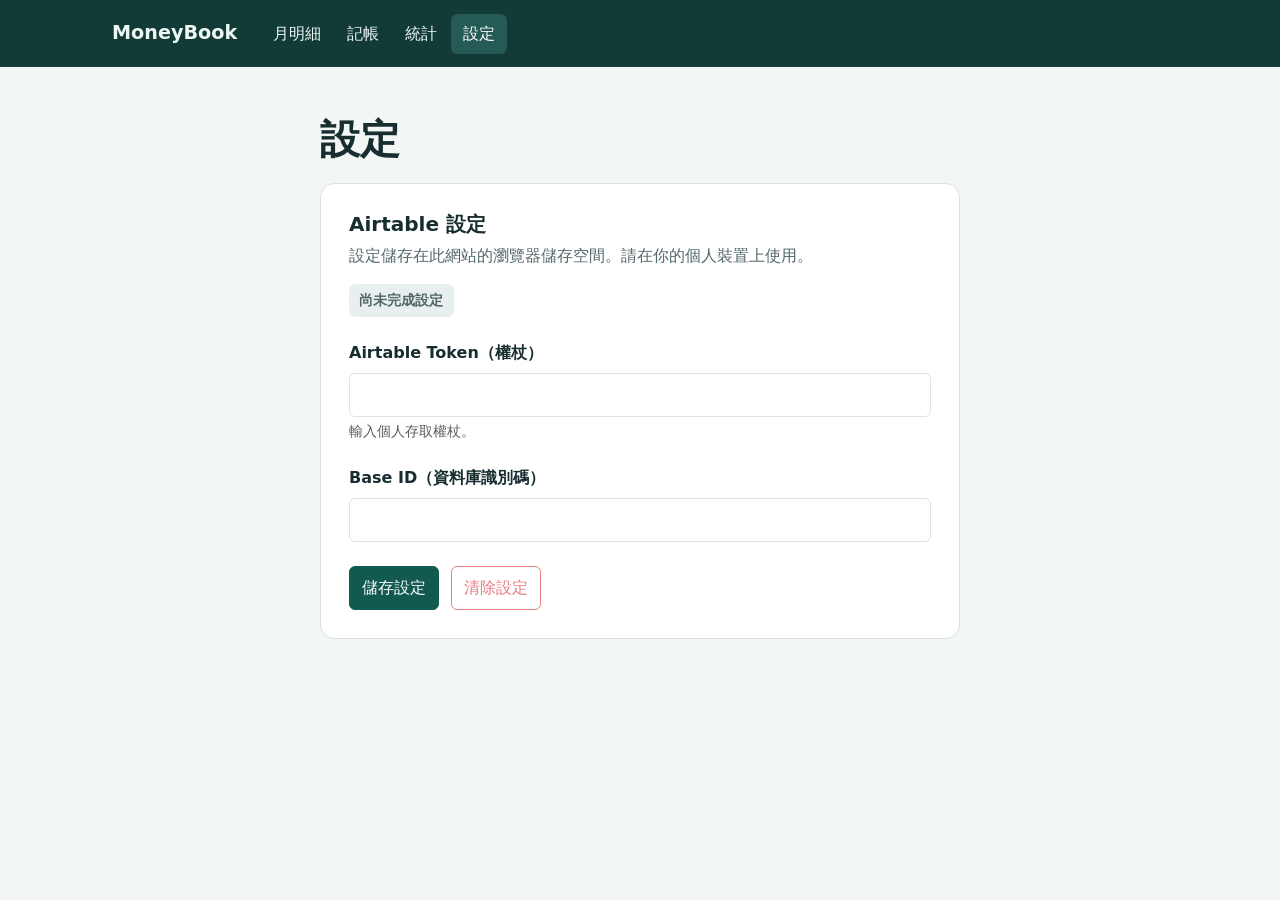
<file: index.html>
<!doctype html>
<html lang="zh-Hant-TW">
<head>
  <meta charset="utf-8">
  <meta name="viewport" content="width=device-width, initial-scale=1">
  <title>月明細｜MoneyBook</title>
  <link rel="stylesheet" href="https://cdn.jsdelivr.net/npm/bootstrap@5.3.3/dist/css/bootstrap.min.css">
  <link rel="stylesheet" href="./css/style.css">
  <script defer src="https://cdn.jsdelivr.net/npm/bootstrap@5.3.3/dist/js/bootstrap.bundle.min.js"></script>
  <script type="module" src="./js/index.js"></script>
</head>
<body data-requires-settings>
  <main id="main" class="page-shell">
    <header class="page-heading">
      <div>
        <h1>月明細</h1>
        <p id="month-label" class="secondary mb-0"></p>
      </div>
      <a class="btn btn-primary" href="./edit.html">新增記錄</a>
    </header>
    <div class="d-flex flex-wrap align-items-end gap-2 mb-3" role="group" aria-label="月份切換">
      <button class="btn btn-outline-secondary" id="previous-month" type="button" disabled>上月</button>
      <div>
        <label class="form-label mb-1" for="month-picker">月份</label>
        <input class="form-control" id="month-picker" type="month" min="0001-01" max="9999-12" placeholder="YYYY-MM" disabled>
      </div>
      <button class="btn btn-outline-secondary" id="next-month" type="button" disabled>下月</button>
    </div>
    <p id="transaction-notice" role="status" hidden></p>
    <dl class="summary-grid" aria-label="每月收支摘要">
      <div class="surface"><dt>總收入</dt><dd id="income-total">—</dd></div>
      <div class="surface"><dt>總支出</dt><dd id="expense-total">—</dd></div>
      <div class="surface"><dt>結餘</dt><dd id="balance">—</dd></div>
    </dl>
    <section class="surface" aria-labelledby="details-heading">
      <h2 id="details-heading" tabindex="-1">收支明細</h2>
      <div id="transactions-loading" class="secondary" role="status" hidden>
        <span class="spinner-border spinner-border-sm me-2" aria-hidden="true"></span>正在載入本月收支…
      </div>
      <div id="transactions-error" class="alert alert-danger mb-0" hidden>
        <p id="transactions-error-message" class="mb-2" role="alert"></p>
        <button id="transactions-retry" class="btn btn-sm btn-outline-danger" type="button">重新載入</button>
        <a class="btn btn-sm btn-outline-secondary" href="./settings.html">前往設定</a>
      </div>
      <p id="transactions-status" class="secondary mb-0" role="status"></p>
      <div id="transactions-table" class="table-responsive mt-3" role="region" aria-labelledby="details-heading" tabindex="0" hidden>
        <table class="table table-hover align-middle mb-0">
          <thead>
            <tr>
              <th class="text-nowrap" scope="col">交易日期</th>
              <th class="text-nowrap" scope="col">交易名稱</th>
              <th class="text-nowrap" scope="col">類型</th>
              <th class="text-nowrap" scope="col">分類</th>
              <th class="text-nowrap" scope="col">收付款方式</th>
              <th class="text-nowrap text-end" scope="col">金額</th>
              <th class="text-nowrap" scope="col">備註</th>
              <th class="text-nowrap" scope="col">操作</th>
            </tr>
          </thead>
          <tbody id="transactions-body"></tbody>
        </table>
      </div>
    </section>
  </main>
  <div class="modal fade" id="delete-modal" tabindex="-1" aria-labelledby="delete-heading" aria-describedby="delete-summary" aria-hidden="true">
    <div class="modal-dialog modal-dialog-centered">
      <div class="modal-content">
        <div class="modal-header"><h2 class="modal-title fs-5" id="delete-heading">刪除交易記錄？</h2></div>
        <div class="modal-body">
          <p id="delete-summary"></p>
          <p class="mb-0">刪除後無法從 MoneyBook 復原。</p>
          <p class="alert alert-danger mt-3 mb-0" id="delete-error" role="alert" hidden></p>
          <p class="secondary mt-3 mb-0" id="delete-loading" role="status" hidden>
            <span class="spinner-border spinner-border-sm me-2" aria-hidden="true"></span>正在刪除…
          </p>
        </div>
        <div class="modal-footer">
          <button class="btn btn-outline-secondary" id="cancel-delete" type="button" data-bs-dismiss="modal">取消</button>
          <button class="btn btn-danger" id="confirm-delete" type="button">確認刪除</button>
        </div>
      </div>
    </div>
  </div>
</body>
</html>
</file>
<file: css/style.css>
:root {
  --ink: #172d30;
  --muted: #53686b;
  --border: #d7e2df;
  --accent: #12594f;
  --canvas: #f2f6f4;
}

body {
  margin: 0;
  color: var(--ink);
  background: var(--canvas);
  font-family: system-ui, "Microsoft JhengHei", sans-serif;
}

.site-header {
  background: #123b38;
  color: white;
}

.site-nav {
  max-width: 68rem;
  margin-inline: auto;
  padding: .75rem 1rem;
  display: flex;
  flex-wrap: wrap;
  align-items: center;
  gap: .25rem 1.5rem;
}

.site-brand,
.site-nav .nav-link {
  color: #edf7f4;
  text-decoration: none;
}

.site-brand {
  font-size: 1.2rem;
  font-weight: 700;
  padding-block: .45rem;
}

.site-nav .nav {
  display: flex;
  flex-wrap: wrap;
  gap: .125rem;
}

.site-nav .nav-link {
  padding: .5rem .75rem;
  border-radius: .4rem;
  white-space: nowrap;
}

.site-nav .nav-link:hover,
.site-nav .nav-link[aria-current="page"] {
  color: #fff;
  background: #265a54;
}

.page-shell {
  max-width: 68rem;
  margin-inline: auto;
  padding: clamp(1.5rem, 5vw, 3rem) 1rem 3rem;
}

.page-shell-narrow { max-width: 42rem; }

.page-heading {
  display: flex;
  flex-wrap: wrap;
  align-items: center;
  justify-content: space-between;
  gap: .75rem;
  margin-bottom: 1.25rem;
}

.page-heading h1 {
  margin: 0;
  font-size: clamp(1.75rem, 5vw, 2.5rem);
  font-weight: 750;
}

.surface {
  padding: clamp(1rem, 4vw, 1.75rem);
  border: 1px solid var(--border);
  border-radius: .9rem;
  background: white;
}

.surface h2 { font-size: 1.25rem; font-weight: 700; }
.secondary { color: var(--muted); }
.form-label { font-weight: 650; }
.form-control, .form-select { min-height: 2.75rem; }
.invalid-feedback:empty { display: none; }
.is-invalid ~ .invalid-feedback:not(:empty) { display: block; color: #9e2632; }

.btn-primary {
  --bs-btn-bg: #12594f;
  --bs-btn-border-color: #12594f;
  --bs-btn-hover-bg: #0b453d;
  --bs-btn-hover-border-color: #0b453d;
  --bs-btn-active-bg: #0b453d;
  --bs-btn-active-border-color: #0b453d;
}

.settings-state {
  display: inline-block;
  margin-bottom: 1.5rem;
  padding: .35rem .65rem;
  border-radius: .4rem;
  background: #e9efee;
  color: var(--muted);
  font-size: .9rem;
  font-weight: 650;
}

.settings-state[data-configured="true"] { background: #e1f1e9; color: var(--accent); }
.settings-feedback { margin: 1rem 0 0; }

.settings-actions {
  display: flex;
  flex-wrap: wrap;
  gap: .75rem;
}

.settings-actions button { min-height: 2.75rem; }

.summary-grid, .chart-grid, .field-grid {
  display: grid;
  gap: 1rem;
}

.summary-grid dd { margin: .25rem 0 0; font-size: 1.5rem; }
.field-wide { grid-column: 1 / -1; }

.chart-placeholder {
  min-height: 10rem;
  border: 1px dashed var(--border);
  border-radius: .5rem;
  background: var(--canvas);
}

@media (min-width: 36rem) {
  .summary-grid { grid-template-columns: repeat(3, minmax(0, 1fr)); }
  .chart-grid, .field-grid { grid-template-columns: repeat(2, minmax(0, 1fr)); }
}
</file>
